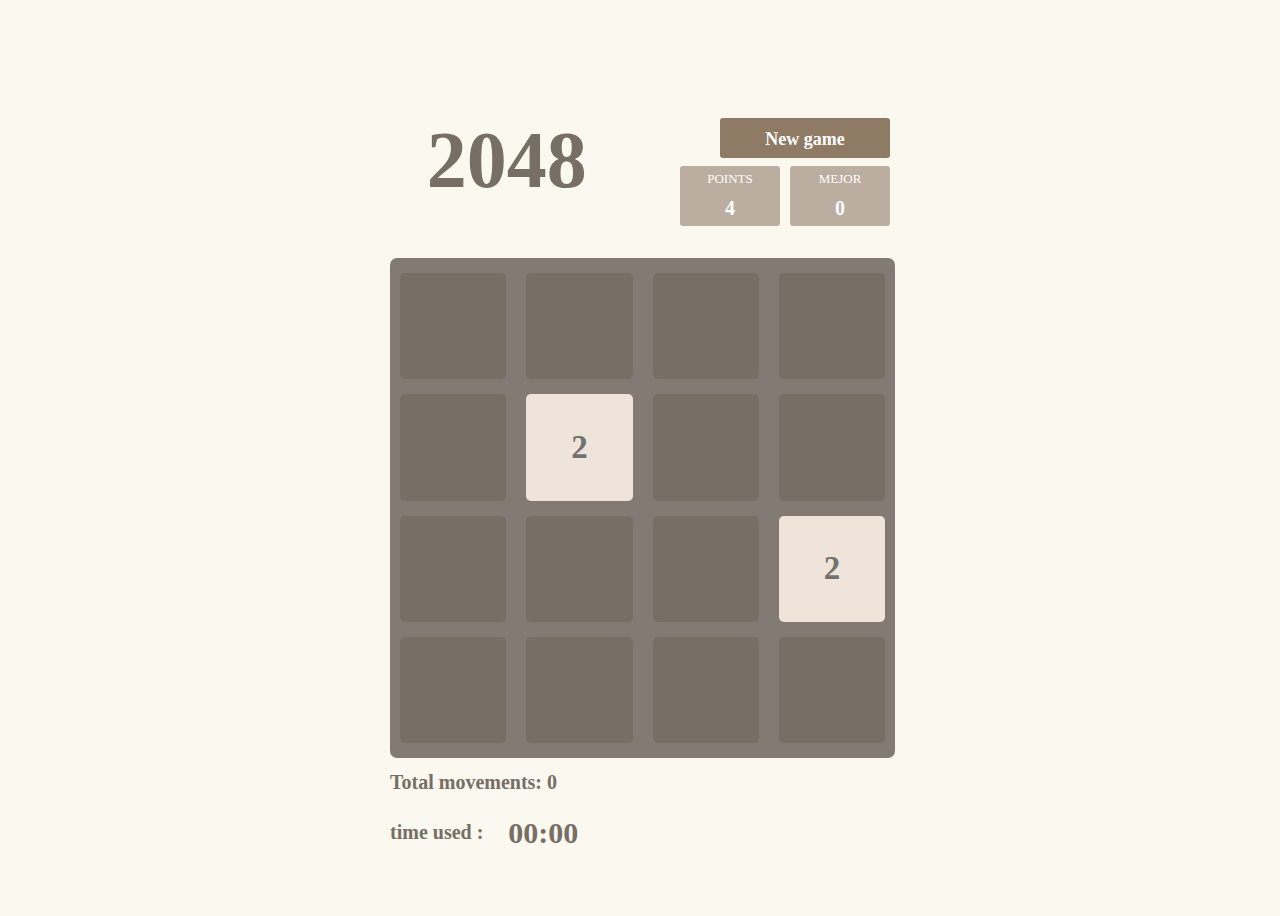
<file: 2048Game-main/index.html>
<!DOCTYPE html>
<html lang="en">
<head>
    <meta charset="UTF-8">
    <meta name="viewport" content="width=device-width, initial-scale=1.0">
    <link rel="stylesheet" type="text/css" href="main.css">
    <script src="code.js" charset="UTF-8"></script>
    <title>2048by</title>
</head>
<body>
    <div class="wrapper">
        <div class="Box-Score-Title">
            <div class="Container-Title">
                <div class="title"> 2048 </div>
            </div>
            <div class="container-score-button">
                    <div class="container-Button">
                        <div class="NewGame" onclick="newgame()">New game</div>
                    </div>
                    <div class="container-score"> 
                        <div class="Container-Points">
                            <div class="score-title"> POINTS</div>
                            <div id="sumpieces" class="current-score">0</div>
                        </div>
                        <div class="Container-Points">
                            <div class="score-title">MEJOR</div>
                            <div id="Best" class="current-score">0</div>
                        </div>
                    </div>
            </div>
        </div>
        <div class="table">
            <div class="column">
                <div id="0-0" class="box"></div> 
                <div id="1-0" class="box"></div>
                <div id="2-0" class="box"></div> 
                <div id="3-0" class="box"></div>
            </div>
            <div class="column">
                <div id="0-1" class="box"></div> 
                <div id="1-1" class="box"></div>
                <div id="2-1" class="box"></div> 
                <div id="3-1" class="box"></div>
            </div>
            <div class="column">
                <div id="0-2" class="box"></div> 
                <div id="1-2" class="box"></div>
                <div id="2-2" class="box"></div> 
                <div id="3-2" class="box"></div>
            </div>
            <div class="column">
                <div id="0-3" class="box"></div> 
                <div id="1-3" class="box"></div>
                <div id="2-3" class="box"></div> 
                <div id="3-3" class="box"></div>
            </div>
        </div>




        <div ><h1 class="texts">Total movements: <span id="totalmov">0</span></h1></div>
        
        <div  class="containerClockText">
            <h1 class="texts">time used : <span id="time"></span></h1>
           <div class="containerClock">
                <div class="clock" id="minutes">00</div>
		        <div class="clock" id="seconds">:00</div>
            </div>
            <div id="result"></div> 
        </div>
        
        
    </div>
    
    <script src="code.js"></script>
</body>
</html>
</file>
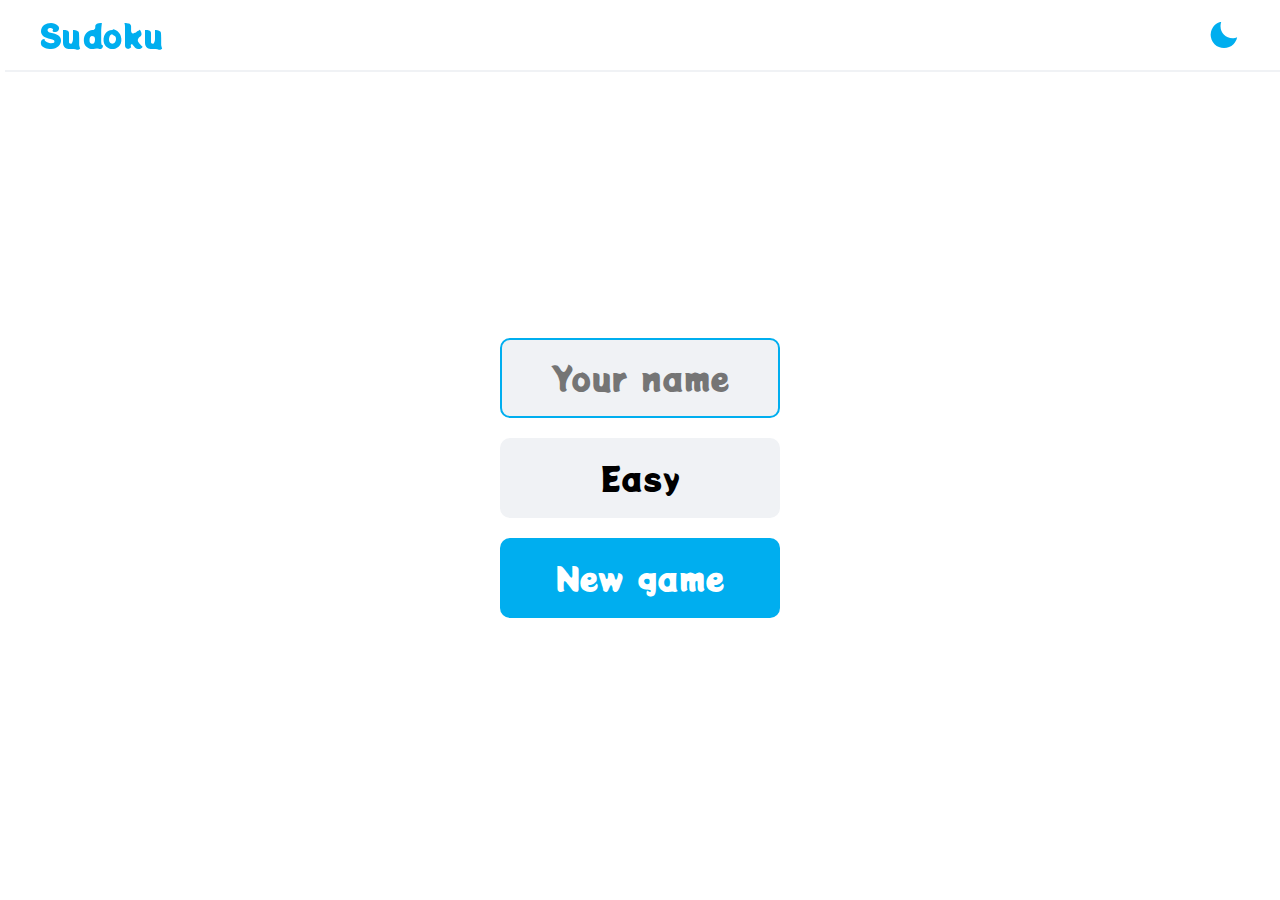
<file: Sudoku-main/index.html>
<!DOCTYPE html>
<html lang="en">

<head>
    <meta charset="UTF-8">
    <meta http-equiv="X-UA-Compatible" content="IE=edge">
    <meta name="viewport" content="width=device-width, initial-scale=1.0">
    <!-- mobile status bar color -->
    <meta name="theme-color" content="#fff">
    <title>Sudoku</title>
    <link rel="shortcut icon" href="./static/images/icon.png" type="image/x-icon">
    <!-- google font -->
    <link rel="preconnect" href="https://fonts.googleapis.com">
    <link rel="preconnect" href="https://fonts.gstatic.com" crossorigin>
    <link href="https://fonts.googleapis.com/css2?family=Potta+One&display=swap" rel="stylesheet">
    <!-- box icons -->
    <link href='https://unpkg.com/boxicons@2.0.9/css/boxicons.min.css' rel='stylesheet'>
    <!-- app css -->
    <link rel="stylesheet" href="./app.css">

</head>

<body>

    <!-- top nav -->
    <nav>
        <div class="nav-container">
            <a href="#" class="nav-logo">
                Sudoku
            </a>
            <div class="dark-mode-toggle" id="dark-mode-toggle">
                <i class="bx bxs-sun"></i>
                <i class="bx bxs-moon"></i>
            </div>
        </div>
    </nav>
    <!-- end top nav -->

    <!-- main -->
    <div class="main">
        <div class="screen">
            <!-- start screen -->
            <div class="start-screen active" id="start-screen">
                <input type="text" placeholder="Your name" maxlength="11" class="input-name" id="input-name">
                <div class="btn" id="btn-level">
                    Easy
                </div>
                <div class="btn" id="btn-continue">Continue</div>
                <div class="btn btn-blue" id="btn-play">New game</div>
            </div>
            <!-- end start screen -->

            <!-- game screen -->
            <div class="main-game" id="game-screen">
                <div class="main-sudoku-grid">
                    <!-- 81 cells -->
                    <div class="main-grid-cell"></div>
                    <div class="main-grid-cell"></div>
                    <div class="main-grid-cell"></div>
                    <div class="main-grid-cell"></div>
                    <div class="main-grid-cell"></div>
                    <div class="main-grid-cell"></div>
                    <div class="main-grid-cell"></div>
                    <div class="main-grid-cell"></div>
                    <div class="main-grid-cell"></div>
                    <div class="main-grid-cell"></div>
                    <div class="main-grid-cell"></div>
                    <div class="main-grid-cell"></div>
                    <div class="main-grid-cell"></div>
                    <div class="main-grid-cell"></div>
                    <div class="main-grid-cell"></div>
                    <div class="main-grid-cell"></div>
                    <div class="main-grid-cell"></div>
                    <div class="main-grid-cell"></div>
                    <div class="main-grid-cell"></div>
                    <div class="main-grid-cell"></div>
                    <div class="main-grid-cell"></div>
                    <div class="main-grid-cell"></div>
                    <div class="main-grid-cell"></div>
                    <div class="main-grid-cell"></div>
                    <div class="main-grid-cell"></div>
                    <div class="main-grid-cell"></div>
                    <div class="main-grid-cell"></div>
                    <div class="main-grid-cell"></div>
                    <div class="main-grid-cell"></div>
                    <div class="main-grid-cell"></div>
                    <div class="main-grid-cell"></div>
                    <div class="main-grid-cell"></div>
                    <div class="main-grid-cell"></div>
                    <div class="main-grid-cell"></div>
                    <div class="main-grid-cell"></div>
                    <div class="main-grid-cell"></div>
                    <div class="main-grid-cell"></div>
                    <div class="main-grid-cell"></div>
                    <div class="main-grid-cell"></div>
                    <div class="main-grid-cell"></div>
                    <div class="main-grid-cell"></div>
                    <div class="main-grid-cell"></div>
                    <div class="main-grid-cell"></div>
                    <div class="main-grid-cell"></div>
                    <div class="main-grid-cell"></div>
                    <div class="main-grid-cell"></div>
                    <div class="main-grid-cell"></div>
                    <div class="main-grid-cell"></div>
                    <div class="main-grid-cell"></div>
                    <div class="main-grid-cell"></div>
                    <div class="main-grid-cell"></div>
                    <div class="main-grid-cell"></div>
                    <div class="main-grid-cell"></div>
                    <div class="main-grid-cell"></div>
                    <div class="main-grid-cell"></div>
                    <div class="main-grid-cell"></div>
                    <div class="main-grid-cell"></div>
                    <div class="main-grid-cell"></div>
                    <div class="main-grid-cell"></div>
                    <div class="main-grid-cell"></div>
                    <div class="main-grid-cell"></div>
                    <div class="main-grid-cell"></div>
                    <div class="main-grid-cell"></div>
                    <div class="main-grid-cell"></div>
                    <div class="main-grid-cell"></div>
                    <div class="main-grid-cell"></div>
                    <div class="main-grid-cell"></div>
                    <div class="main-grid-cell"></div>
                    <div class="main-grid-cell"></div>
                    <div class="main-grid-cell"></div>
                    <div class="main-grid-cell"></div>
                    <div class="main-grid-cell"></div>
                    <div class="main-grid-cell"></div>
                    <div class="main-grid-cell"></div>
                    <div class="main-grid-cell"></div>
                    <div class="main-grid-cell"></div>
                    <div class="main-grid-cell"></div>
                    <div class="main-grid-cell"></div>
                    <div class="main-grid-cell"></div>
                    <div class="main-grid-cell"></div>
                    <div class="main-grid-cell"></div>
                </div>

                <div class="main-game-info">
                    <div class="main-game-info-box main-game-info-name">
                        <span id="player-name">tuat</span>
                    </div>
                    <div class="main-game-info-box main-game-info-level">
                        <span id="game-level">Easy</span>
                    </div>
                </div>

                <div class="main-game-info-box main-game-info-time">
                    <span id="game-time">10:20</span>
                    <div class="pause-btn" id="btn-pause">
                        <i class="bx bx-pause"></i>
                    </div>
                </div>

                <div class="numbers">
                    <div class="number">1</div>
                    <div class="number">2</div>
                    <div class="number">3</div>
                    <div class="number">4</div>
                    <div class="number">5</div>
                    <div class="number">6</div>
                    <div class="number">7</div>
                    <div class="number">8</div>
                    <div class="number">9</div>
                    <div class="delete" id="btn-delete">X</div>
                </div>
            </div>
            <!-- end game screen -->

            <!-- pause screen -->
            <div class="pause-screen" id="pause-screen">
                <div class="btn btn-blue" id="btn-resume">Resume</div>
                <div class="btn" id="btn-new-game">New game</div>
            </div>
            <!-- end pause screen -->

            <!-- result screen -->
            <div class="result-screen" id="result-screen">
                <div class="congrate">Competed</div>
                <div class="info">Time</div>
                <div id="result-time"></div>
                <div class="btn" id="btn-new-game-2">New game</div>
            </div>
            <!-- end result screen -->
        </div>
    </div>
    <!-- end main -->

    <script src="./static/js/constant.js"></script>
    <script src="./static/js/sudoku.js"></script>
    <script src="./static/js/app.js"></script>
</body>

</html>
</file>
<file: 2048Game-main/main.css>
html{
    background: #faf8ef;
    min-height: 100%;
    width: 100%;
    display: flex;
    justify-content: center;
    font-family: 'Lucida Sans';
}
.wrapper{
    margin-top: 100px;
    flex-direction: column;
    width: 600px;
    height: 800px;
    background-color: #faf8ef;
}
.title{
    flex: a;
    text-align: center;
    color: #776e65;
    font-size: 80px;  
    font-weight: bold;
    text-decoration: none;
    line-height: 85px;
}
.NewGame{
    width: 170px;
    height: 40px;
    background-color: #8f7a66;
    color: white;
    text-align: center;
    line-height: 42px;
    border-radius: 3px;
    font-weight: bold;
    font-size: 18px;
    cursor: pointer;
}
.NewGame:hover{
    width: 175px;
    height: 45px;
}
.table{
    display: flex;
    background-color: #837b73;
    width: 505px;
    height: 500px;
    margin-left: 50px;
    border-radius: 7px;
}
.column{
    margin: 0 auto;
}
.Box-Score-Title{
    display: flex;
    height: 150px;
    width: 510px;
    margin-left: 50px;
    
}
.texts{
    font-size: 20px;
    font-weight: bold;
    color: #776e65;
    margin-left: 50px;

}
.Container-Points{
    display: flex;
    flex-direction: column;
    background: #bbada0;
    height: 60px;
    width: 100px;
    margin-left: 10px;
    text-align: center;
    border-radius: 3px;
    
}
.score-title{
    font-size: 13px;
    color: white;
    margin-top: 5px;
}
.current-score{
    font-size: 20px;
    font-weight: bold;
    color: white;
    margin-top: 10px;
}
.Container-Title{
    height: 100px;
    width: 250px;
    margin: 10px;
}
.container-score-button{
    flex-direction: column;
    height: 140px;
    width: 300px;
    margin: 10px;
}
.container-Button{
    display: flex;
    height: 48px;
    justify-content: flex-end;
}
.container-score{
    display: flex;
    flex-direction: row;
    justify-content: flex-end;

}
.score{
    background-color: white;
    margin: 10px;
}

.box{
    display: flex;
    font-size: 33px;
    justify-content: center;
    text-align: center;
    align-items: center;
    font-weight: bold;
    color: black;
    background-color: #776e65;
    height:  106.25px;
    width:  106.25px;
    margin-top: 15px;
    border-radius: 5px;
}

.loser{
    font-size: 30px;
    text-align: center;
    color: #e31313;
}

.clock{
    display: flex;
    flex-direction: row;
    font-size: 30px;
    font-weight: bold;
    color: #776e65;
}
.containerClock{
    display: flex;
    flex-direction: row;
    height: 50px;
    width: 100px;
    margin-left: 10px;
    justify-content: center;
    align-items: center;
}
.containerClockText{
    display: flex;
    flex-direction: row; 
}
.multicolortext {
    background-image: linear-gradient(to left, violet, indigo, green, blue, yellow, orange, red);
    -webkit-background-clip: text;
    -moz-background-clip: text;
    background-clip: text;
    color: transparent;display: flex;
    font-size: 35px;
    text-align: left;
    align-items: center;
    margin-left: 70px;
    justify-content: center;
}
</file>
<file: Sudoku-main/app.css>
:root {
    --bg-main: #f0f2f5;
    --bg-body: #fff;
    --color-txt: #000;
    --filled-color: #000;
    --filled-bg: #caf0f8;

    --white: #fff;
    --blue: #00aeef;
    --red: #e91e63;
    --black: #000;

    --nav-size: 70px;
    --sudoku-cell-size: 50px;

    --border-radius: 10px;

    --space-y: 20px;

    --gap: 5px;

    --font-size: 1.5rem;
    --font-size-lg: 2rem;
    --font-size-xl: 3rem;
}

.dark {
    --bg-main: #2a2a38;
    --bg-body: #1a1a2e;
    --color-txt: #6a6a6a;
    --filled-color: #4f4f63;
    --filled-bg: #000;
}

* {
    padding: 0;
    margin: 0;
    box-sizing: border-box;
    -webkit-tap-highlight-color: transparent;
}

body {
    font-family: "Potta One", cursive;
    /* height: 100vh; */
    background-color: var(--bg-body);
    overflow-x: hidden;
    user-select: none;
}

input {
    font-family: "Potta One", cursive;
    border: 2px solid var(--bg-main);
    color: var(--color-txt);
}

input:hover,
input:focus {
    border-color: var(--blue);
}

a {
    text-decoration: none;
    color: unset;
}

ul {
    list-style-type: none;
}

nav {
    background-color: var(--bg-body);
    color: var(--color-txt);
    position: fixed;
    top: 0;
    width: 100%;
    box-shadow: 5px 2px var(--bg-main);
    z-index: 99;
}

.nav-container {
    max-width: 1280px;
    margin: auto;
    display: flex;
    align-items: center;
    justify-content: space-between;
    padding: 0 40px;
    height: var(--nav-size);
}

.nav-logo {
    font-size: var(--font-size-lg);
    color: var(--blue);
}

.dark-mode-toggle {
    color: var(--blue);
    font-size: var(--font-size-lg);
    cursor: pointer;
}

.bxs-sun {
    display: none;
}

.bxs-moon {
    display: inline-block;
}

.dark .bxs-sun {
    display: inline-block;
}

.dark .bxs-moon {
    display: none;
}

.main {
    /* height: 100vh; */
    padding-top: var(--nav-size);
    display: grid;
    place-items: center;
}

.screen {
    position: relative;
    overflow: hidden;
    height: 100%;
    min-width: 400px;
}

.start-screen {
    position: absolute;
    top: 0;
    left: 0;
    width: 100%;
    height: 100%;
    transform: translateX(-100%);
    transition: transform 0.3s ease-in-out;
    display: flex;
    flex-direction: column;
    align-items: center;
    justify-content: center;
}

.start-screen.active {
    transform: translateX(0);
}

.start-screen > * + * {
    margin-top: 20px;
}

.input-name {
    height: 80px;
    width: 280px;
    border-radius: var(--border-radius);
    outline: 0;
    background-color: var(--bg-main);
    padding: 20px;
    font-size: var(--font-size-lg);
    text-align: center;
}

.btn {
    height: 80px;
    width: 280px;
    background-color: var(--bg-main);
    color: var(--color-txt);
    border-radius: var(--border-radius);
    display: grid;
    place-items: center;
    transition: width 0.3s ease-in-out;
    overflow: hidden;
    font-size: var(--font-size-lg);
    cursor: pointer;
}

.btn-blue {
    background-color: var(--blue);
    color: var(--white);
}

.input-err {
    border-color: var(--red);
    animation: bounce 0.5s cubic-bezier(0.175, 0.885, 0.32, 1.275);
}

@keyframes bounce {
    0% {
        transform: translateX(0);
    }
    25% {
        transform: translateX(20px);
    }
    50% {
        transform: translateX(-20px);
    }
    100% {
        transform: translateX(0);
    }
}

.main-game {
    display: flex;
    height: 100%;
    flex-direction: column;
    justify-content: space-between;
    padding: 30px 0;
    transform: translateX(100%);
    transition: transform 0.3s ease-in-out;
}

.main-game.active {
    transform: translateX(0);
}

.main-sudoku-grid {
    display: grid;
    gap: var(--gap);
    grid-template-columns: repeat(9, auto);
}

.main-grid-cell {
    height: var(--sudoku-cell-size);
    width: var(--sudoku-cell-size);
    border-radius: var(--border-radius);
    background-color: var(--bg-main);
    color: var(--blue);
    display: grid;
    place-items: center;
    font-size: var(--font-size);
    cursor: pointer;
}

.main-grid-cell.filled {
    background-color: var(--filled-bg);
    color: var(--filled-color);
}

.main-grid-cell.selected {
    background-color: var(--blue);
    color: var(--white);
}

.main-grid-cell:hover {
    border: 2px solid var(--blue);
}

.main-grid-cell.hover {
    border: 3px solid var(--blue);
}

.dark .main-grid-cell.hover {
    border: 1px solid var(--blue);
}

.main-grid-cell.err {
    background-color: var(--red);
    color: var(--white);
}

.main-game-info {
    margin-top: var(--space-y);
    margin-bottom: 10px;
    display: grid;
    grid-template-columns: 1fr 1fr;
    gap: 10px;
}

.main-game-info-box {
    height: 45px;
    background-color: var(--bg-main);
    color: var(--color-txt);
    border-radius: var(--border-radius);
    display: grid;
    place-items: center;
    padding: 0 20px;
    font-size: var(--font-size);
}

.main-game-info-time {
    position: relative;
    align-items: center;
    justify-content: center;
    padding-left: 2rem;
    margin-bottom: auto;
}

.pause-btn {
    position: absolute;
    right: 10px;
    height: 30px;
    width: 30px;
    border-radius: var(--border-radius);
    background-color: var(--blue);
    color: var(--white);
    font-size: var(--font-size);
    display: grid;
    place-items: center;
    cursor: pointer;
}

.numbers {
    margin-top: var(--space-y);
    display: grid;
    grid-template-columns: repeat(5, 1fr);
    gap: 5px;
}

.number {
    height: var(--sudoku-cell-size);
    border-radius: var(--border-radius);
    background-color: var(--bg-main);
    color: var(--color-txt);
    display: grid;
    place-items: center;
    font-size: var(--font-size);
    cursor: pointer;
}

.delete {
    background-color: var(--red);
    color: var(--white);
    height: var(--sudoku-cell-size);
    border-radius: var(--border-radius);
    display: grid;
    place-items: center;
    font-size: var(--font-size);
    cursor: pointer;
}

.pause-screen,
.result-screen {
    position: absolute;
    top: 0;
    left: 0;
    width: 100%;
    height: 100%;
    background-color: var(--bg-body);
    align-items: center;
    justify-content: center;
    flex-direction: column;
    display: none;
}

.pause-screen.active,
.result-screen.active {
    display: flex;
}

.pause-screen > * + *,
.result-screen > * + * {
    margin-top: 20px;
}

.result-screen.active div {
    animation: zoom-in 0.5s cubic-bezier(0.175, 0.885, 0.32, 1.275);
}

.pause-screen.active .btn {
    animation: zoom-in 0.5s cubic-bezier(0.175, 0.885, 0.32, 1.275);
}

.result-screen .congrate {
    font-size: var(--font-size-xl);
    color: var(--blue);
}

.result-screen .info {
    color: var(--color-txt);
    font-size: var(--font-size);
}

#result-time {
    color: var(--blue);
    font-size: var(--font-size-xl);
}

.zoom-in {
    animation: zoom-in 0.5s cubic-bezier(0.175, 0.885, 0.32, 1.275);
}

@keyframes zoom-in {
    0% {
        transform: scale(3);
    }
    100% {
        transform: scale(1);
    }
}

.cell-err {
    animation: zoom-out-shake 0.5s cubic-bezier(0.175, 0.885, 0.32, 1.275);
}

@keyframes zoom-out-shake {
    0% {
        transform: scale(2);
    }
    25% {
        transform: scale(2) rotate(30deg);
    }
    50% {
        transform: scale(2) rotate(-30deg);
    }
    100% {
        transform: scale(1);
    }
}

@media only screen and (max-width: 800px) {
    :root {
        --nav-size: 50px;

        --sudoku-cell-size: 30px;

        --border-radius: 5px;

        --space-y: 10px;

        --gap: 2px;

        --font-size: 1rem;
        --font-size-lg: 1.5rem;
        --font-size-xl: 2rem;
    }

    .input-name,
    .btn {
        height: 50px;
    }

    .main-grid-cell.hover {
        border-width: 2px;
    }

    .screen {
        min-width: unset;
    }

    .main {
        height: 100vh;
    }
}
</file>
